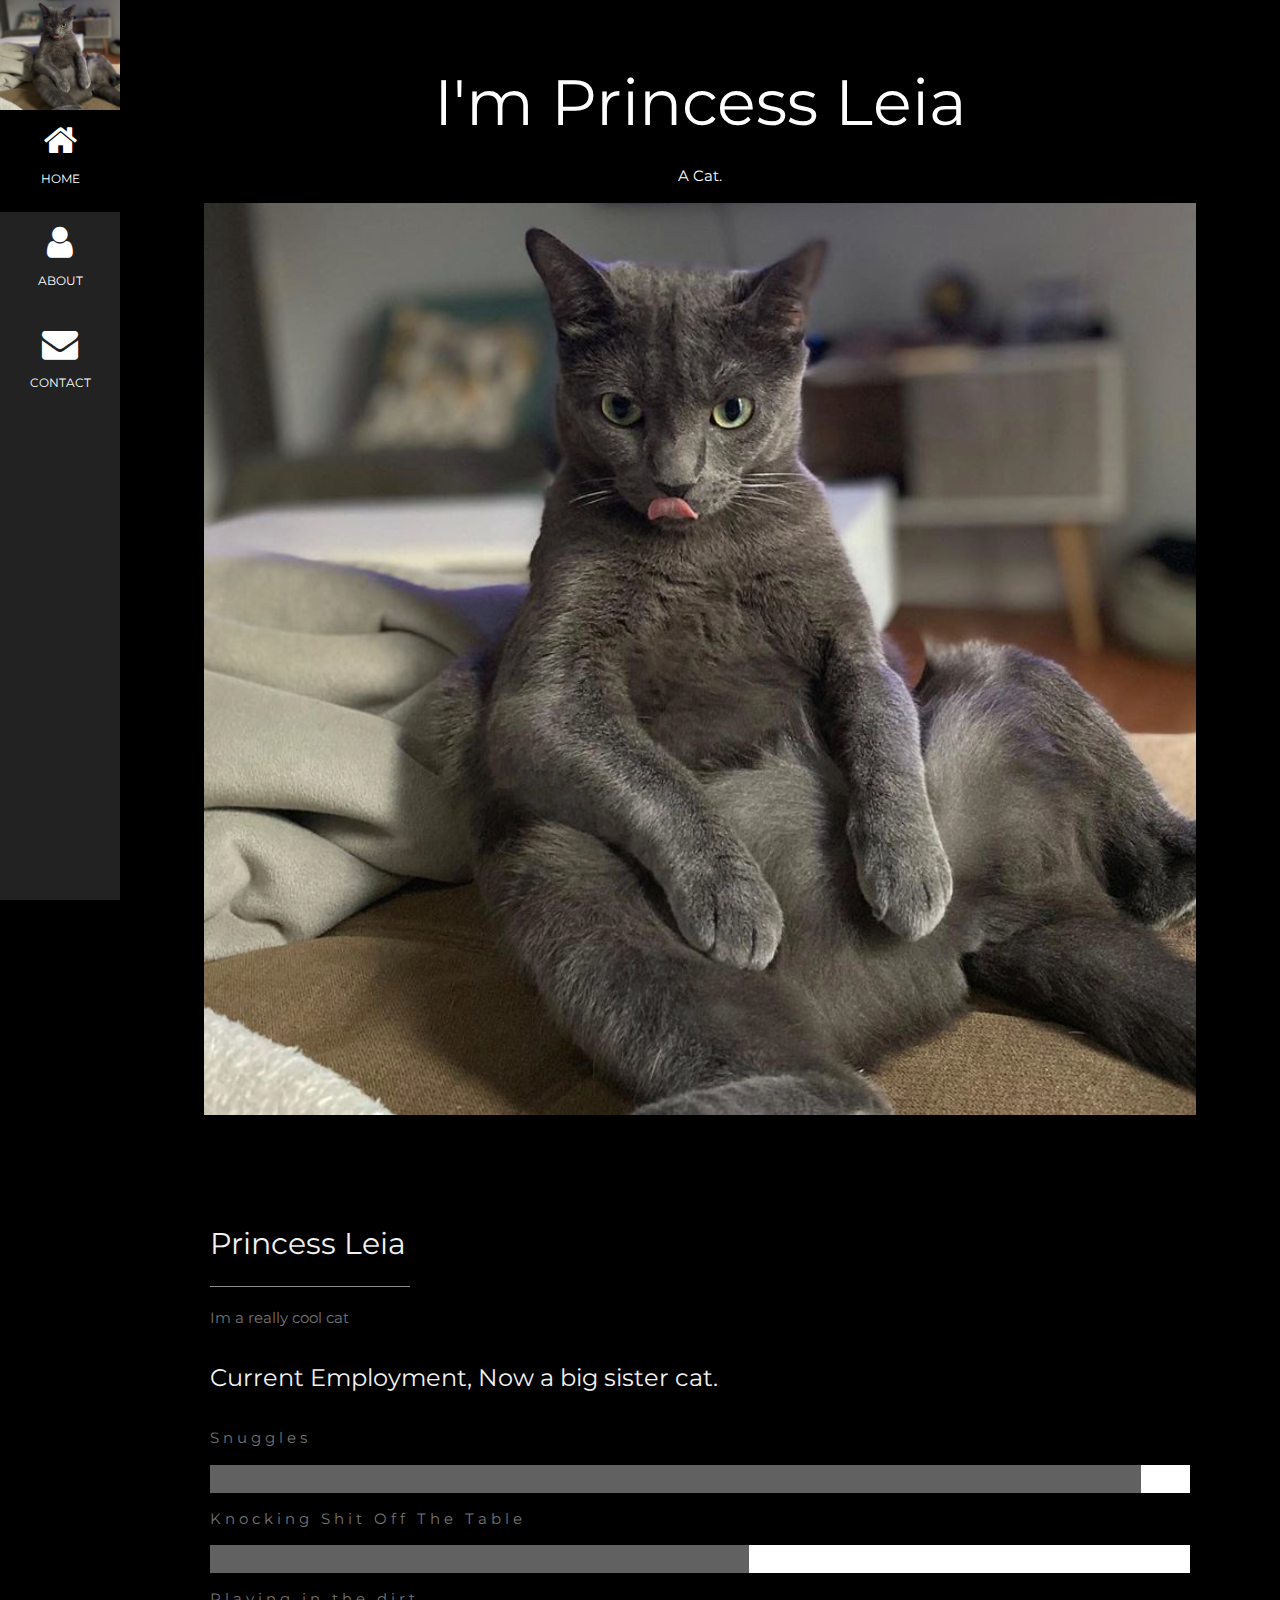
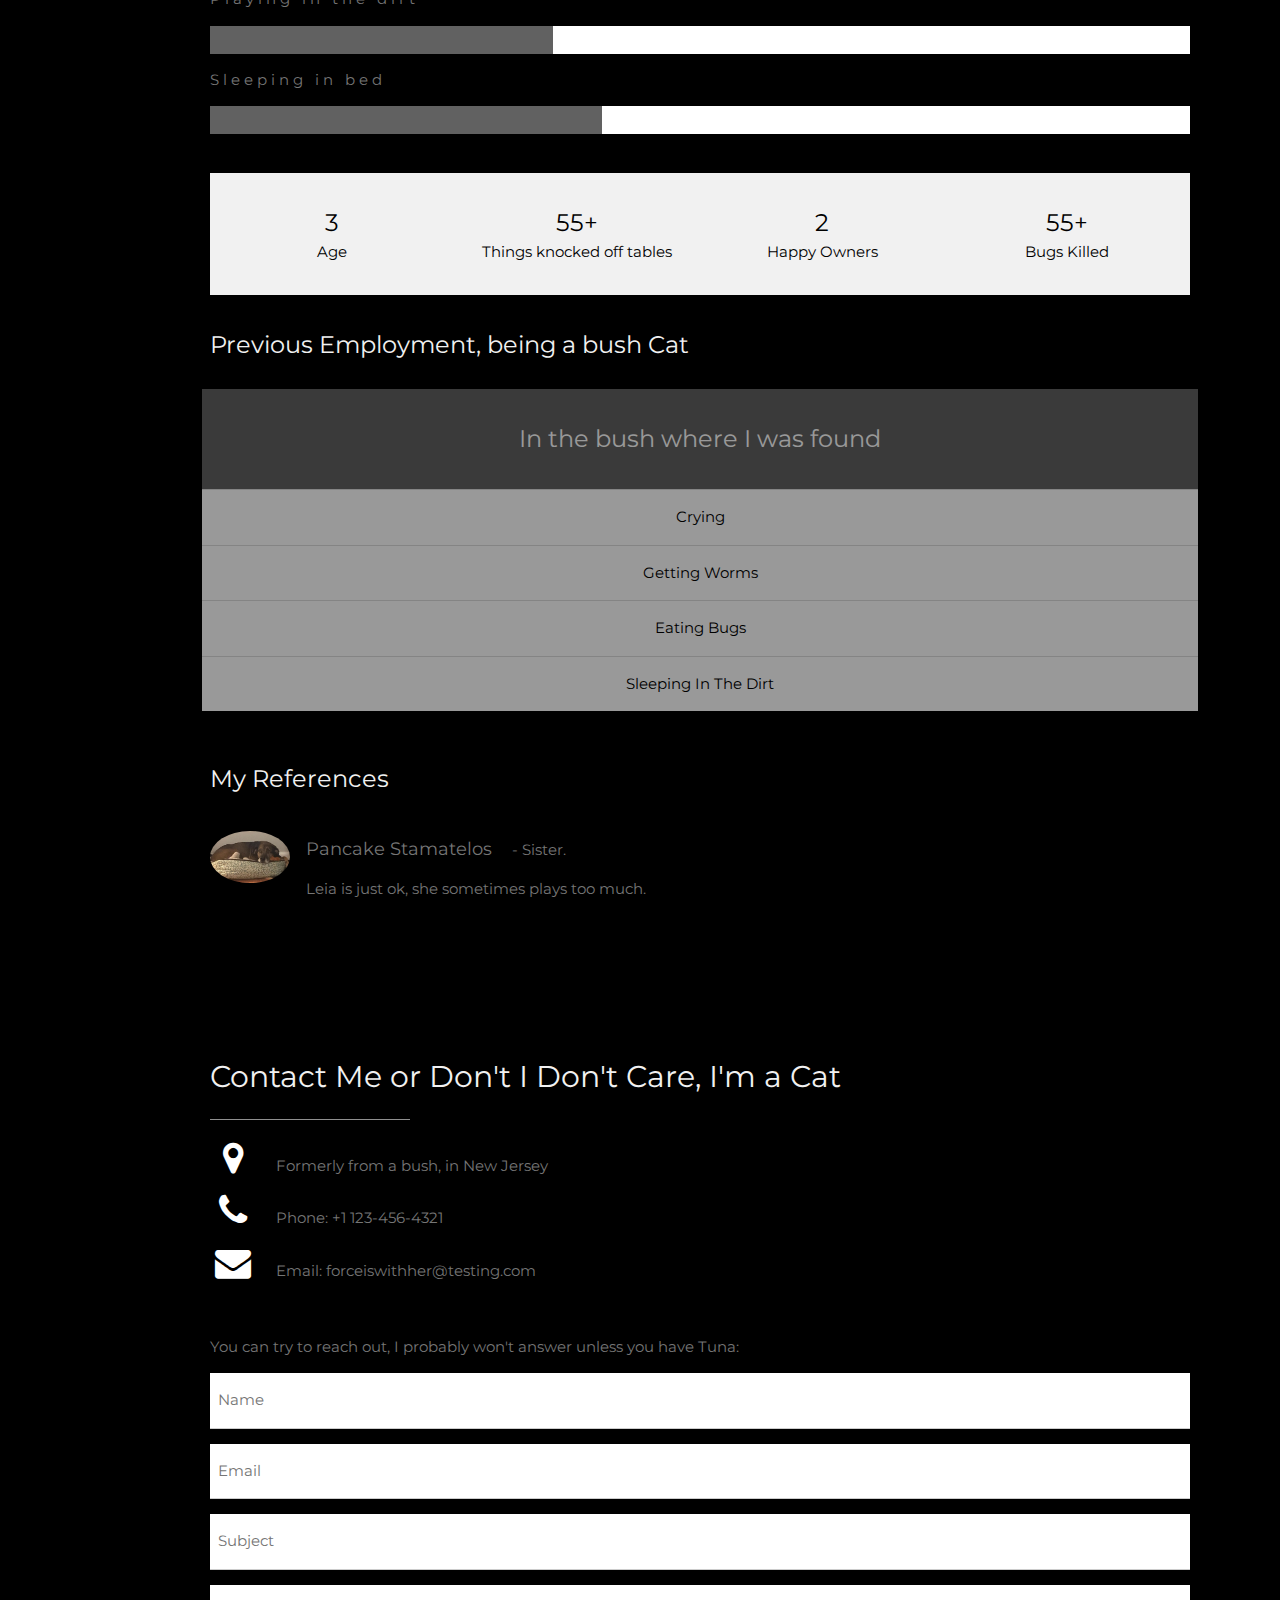
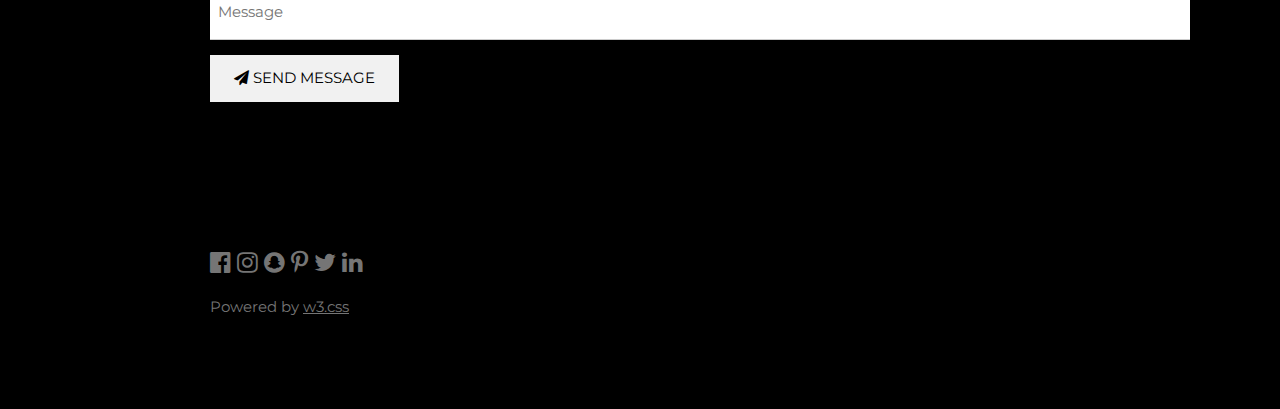
<file: index.html>
<!DOCTYPE html>
<html>
<title>Leia Resume</title>
<meta charset="UTF-8">
<meta name="viewport" content="width=device-width, initial-scale=1">
<link rel="stylesheet" href="https://www.w3schools.com/w3css/4/w3.css">
<link rel="stylesheet" href="https://fonts.googleapis.com/css?family=Montserrat">
<link rel="stylesheet" href="https://cdnjs.cloudflare.com/ajax/libs/font-awesome/4.7.0/css/font-awesome.min.css">
<link rel="stylesheet" type="text/css" href="./resources/styles.css">


<body class="w3-black">

    <!-- Icon Bar (Sidebar - hidden on small screens) -->
    <nav class="w3-sidebar w3-bar-block w3-small w3-hide-small w3-center">
        <!-- Avatar image in top left corner -->
        <img src="./resources/images/leia.belly.png" style="width:100%">
        <a href="#" class="w3-bar-item w3-button w3-padding-large w3-black">
            <i class="fa fa-home w3-xxlarge"></i>
            <p>HOME</p>
        </a>
        <a href="#about" class="w3-bar-item w3-button w3-padding-large w3-hover-black">
            <i class="fa fa-user w3-xxlarge"></i>
            <p>ABOUT</p>
        </a>
        <a href="#contact" class="w3-bar-item w3-button w3-padding-large w3-hover-black">
            <i class="fa fa-envelope w3-xxlarge"></i>
            <p>CONTACT</p>
        </a>
    </nav>

    <!-- Navbar on small screens (Hidden on medium and large screens) -->
    <div class="w3-top w3-hide-large w3-hide-medium" id="myNavbar">
        <div class="w3-bar w3-black w3-opacity w3-hover-opacity-off w3-center w3-small">
            <a href="#" class="w3-bar-item w3-button" style="width:25% !important">HOME</a>
            <a href="#about" class="w3-bar-item w3-button" style="width:25% !important">ABOUT</a>
            <a href="#contact" class="w3-bar-item w3-button" style="width:25% !important">CONTACT</a>
        </div>
    </div>

    <!-- Page Content -->
    <div class="w3-padding-large" id="main">
        <!-- Header/Home -->
        <header class="w3-container w3-padding-32 w3-center w3-black" id="home">
            <h1 class="w3-jumbo"><span class="w3-hide-small">I'm</span> Princess Leia</h1>
            <p>A Cat.</p>
            <img src="./resources/images/leia.belly.png" alt="boy" class="w3-image" width="992" height="1108">
        </header>

        <!-- About Section -->
        <div class="w3-content w3-justify w3-text-grey w3-padding-64" id="about">
            <h2 class="w3-text-light-grey">Princess Leia</h2>
            <hr style="width:200px" class="w3-opacity">
            <p>
                Im a really cool cat
            </p>
            <h3 class="w3-padding-16 w3-text-light-grey">Current Employment, Now a big sister cat.</h3>
            <p class="w3-wide">Snuggles</p>
            <div class="w3-white">
                <div class="w3-dark-grey" style="height:28px;width:95%"></div>
            </div>
            <p class="w3-wide">Knocking Shit Off The Table</p>
            <div class="w3-white">
                <div class="w3-dark-grey" style="height:28px;width:55%"></div>
            </div>
            <p class="w3-wide">Playing in the dirt</p>
            <div class="w3-white">
                <div class="w3-dark-grey" style="height:28px;width:35%"></div>
            </div>
            <p class="w3-wide">Sleeping in bed</p>
            <div class="w3-white">
                <div class="w3-dark-grey" style="height:28px;width:40%"></div>
            </div><br>

            <div class="w3-row w3-center w3-padding-16 w3-section w3-light-grey">
                <div class="w3-quarter w3-section">
                    <span class="w3-xlarge">3</span><br>
                    Age
                </div>
                <div class="w3-quarter w3-section">
                    <span class="w3-xlarge">55+</span><br>
                    Things knocked off tables
                </div>
                <div class="w3-quarter w3-section">
                    <span class="w3-xlarge">2</span><br>
                    Happy Owners
                </div>
                <div class="w3-quarter w3-section">
                    <span class="w3-xlarge">55+</span><br>
                    Bugs Killed
                </div>
            </div>


            <!-- Grid for pricing tables -->
            <h3 class="w3-padding-16 w3-text-light-grey">Previous Employment, being a bush Cat</h3>
            <div class="w3-row-padding" style="margin:0 -16px">
                <div class="w3-full w3-margin-bottom">
                    <ul class="w3-ul w3-white w3-center w3-opacity w3-hover-opacity-off">
                        <li class="w3-dark-grey w3-xlarge w3-padding-32">In the bush where I was found</li>
                        <li class="w3-padding-16">Crying</li>
                        <li class="w3-padding-16">Getting Worms</li>
                        <li class="w3-padding-16">Eating Bugs</li>
                        <li class="w3-padding-16">Sleeping In The Dirt</li>
                    </ul>
                </div>
                <!-- End Grid/Pricing tables -->
            </div>

            <!-- Testimonials -->
            <h3 class="w3-padding-24 w3-text-light-grey">My References</h3>

            <img src="./resources/images/pancake.one.png" alt="Avatar" class="w3-left w3-circle w3-margin-right"
                style="width:80px">
            <p><span class="w3-large w3-margin-right">Pancake Stamatelos</span> -  Sister.</p>
            <p>Leia is just ok, she sometimes plays too much.</p>
            <!-- End About Section -->
        </div>

        <!-- Contact Section -->
        <div class="w3-padding-64 w3-content w3-text-grey" id="contact">
            <h2 class="w3-text-light-grey">Contact Me or Don't I Don't Care, I'm a Cat</h2>
            <hr style="width:200px" class="w3-opacity">

            <div class="w3-section">
                <p><i class="fa fa-map-marker fa-fw w3-text-white w3-xxlarge w3-margin-right"></i> Formerly from a bush, in New Jersey</p>
                <p><i class="fa fa-phone fa-fw w3-text-white w3-xxlarge w3-margin-right"></i> Phone: +1 123-456-4321</p>
                <p><i class="fa fa-envelope fa-fw w3-text-white w3-xxlarge w3-margin-right"> </i> Email: forceiswithher@testing.com
                </p>
            </div><br>
            <p>You can try to reach out, I probably won't answer unless you have Tuna:</p>

            <form action="/action_page.php" target="_blank">
                <p><input class="w3-input w3-padding-16" type="text" placeholder="Name" required name="Name"></p>
                <p><input class="w3-input w3-padding-16" type="text" placeholder="Email" required name="Email"></p>
                <p><input class="w3-input w3-padding-16" type="text" placeholder="Subject" required name="Subject"></p>
                <p><input class="w3-input w3-padding-16" type="text" placeholder="Message" required name="Message"></p>
                <p>
                    <button class="w3-button w3-light-grey w3-padding-large" type="submit">
                        <i class="fa fa-paper-plane"></i> SEND MESSAGE
                    </button>
                </p>
            </form>
            <!-- End Contact Section -->
        </div>

        <!-- Footer -->
        <footer class="w3-content w3-padding-64 w3-text-grey w3-xlarge">
            <i class="fa fa-facebook-official w3-hover-opacity"></i>
            <i class="fa fa-instagram w3-hover-opacity"></i>
            <i class="fa fa-snapchat w3-hover-opacity"></i>
            <i class="fa fa-pinterest-p w3-hover-opacity"></i>
            <i class="fa fa-twitter w3-hover-opacity"></i>
            <i class="fa fa-linkedin w3-hover-opacity"></i>
            <p class="w3-medium">Powered by <a href="https://www.w3schools.com/w3css/default.asp" target="_blank"
                    class="w3-hover-text-green">w3.css</a></p>
            <!-- End footer -->
        </footer>

        <!-- END PAGE CONTENT -->
    </div>

</body>

</html>
</file>
<file: resources/styles.css>
body,
h1,
h2,
h3,
h4,
h5,
h6 {
    font-family: "Montserrat", sans-serif
}

.w3-row-padding img {
    margin-bottom: 12px
}

/* Set the width of the sidebar to 120px */
.w3-sidebar {
    width: 120px;
    background: #222;
}

/* Add a left margin to the "page content" that matches the width of the sidebar (120px) */
#main {
    margin-left: 120px
}

/* Remove margins from "page content" on small screens */
@media only screen and (max-width: 600px) {
    #main {
        margin-left: 0
    }
}
</file>
